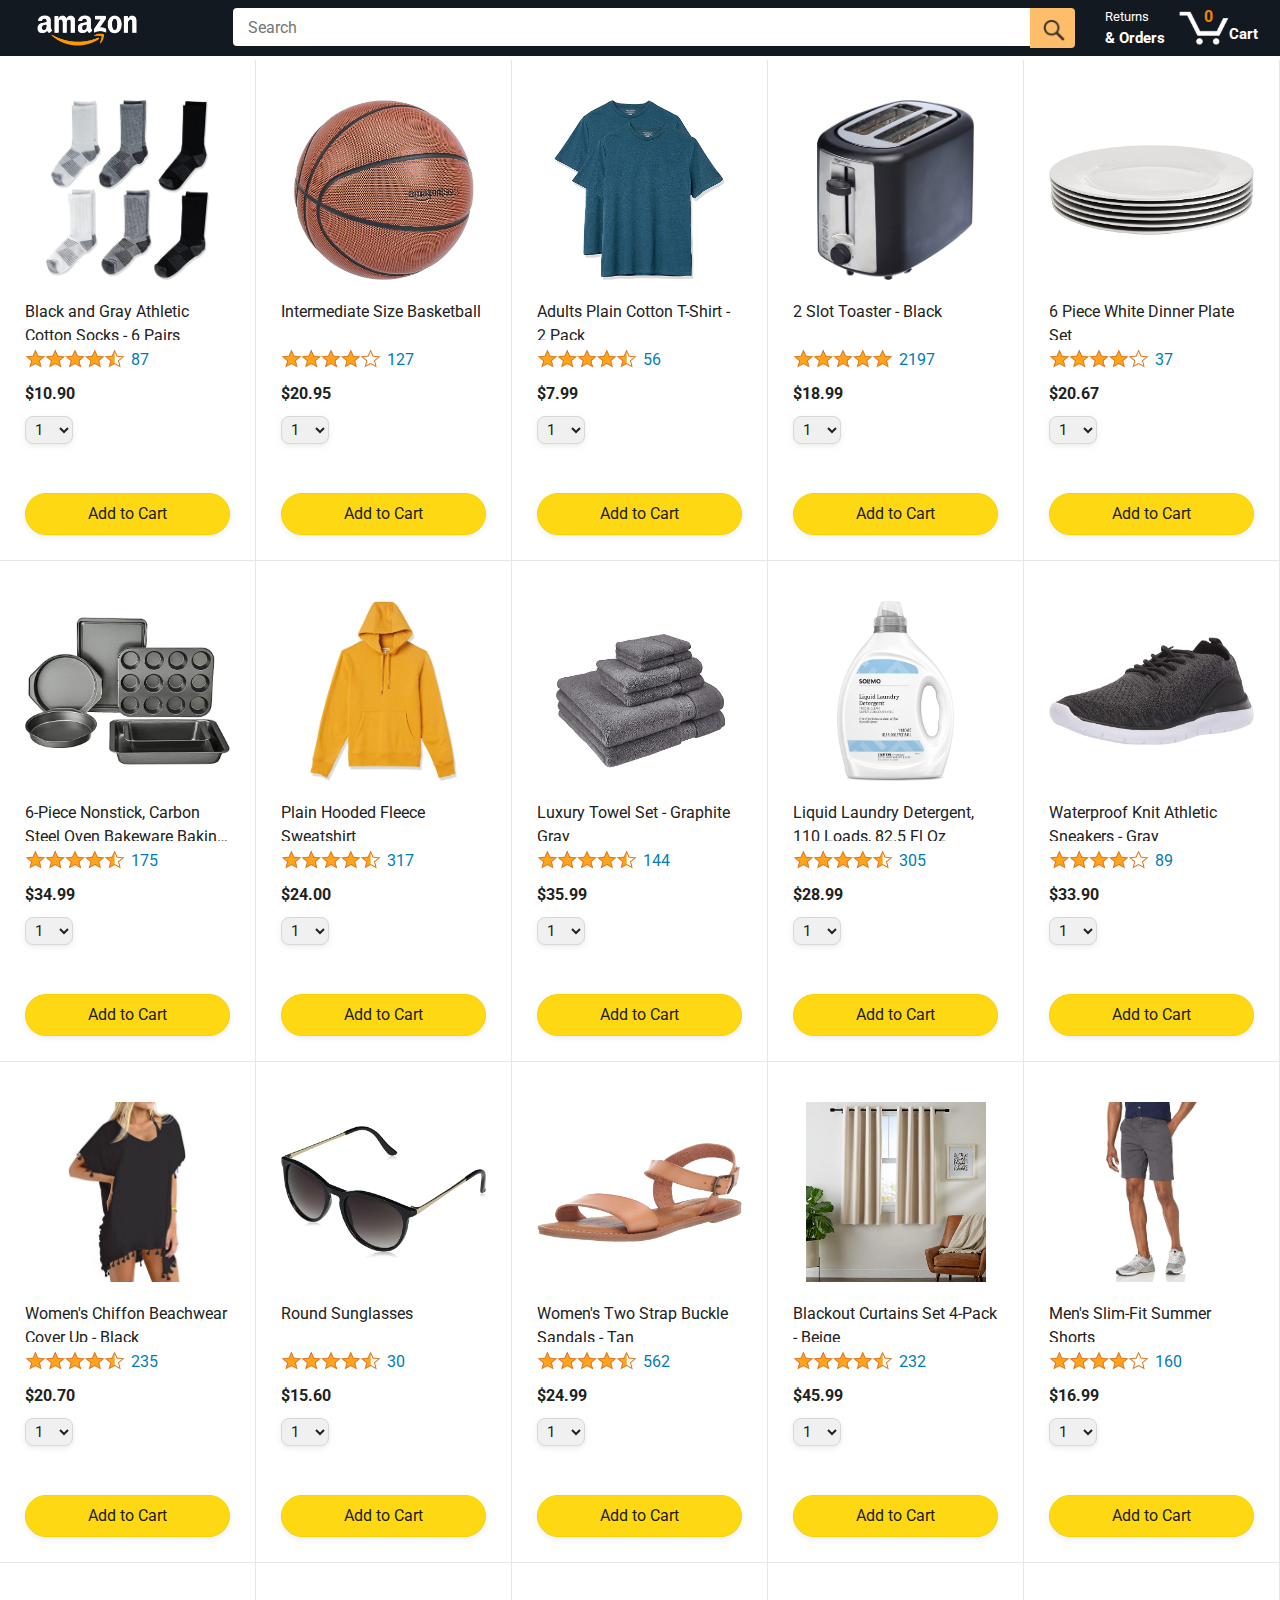
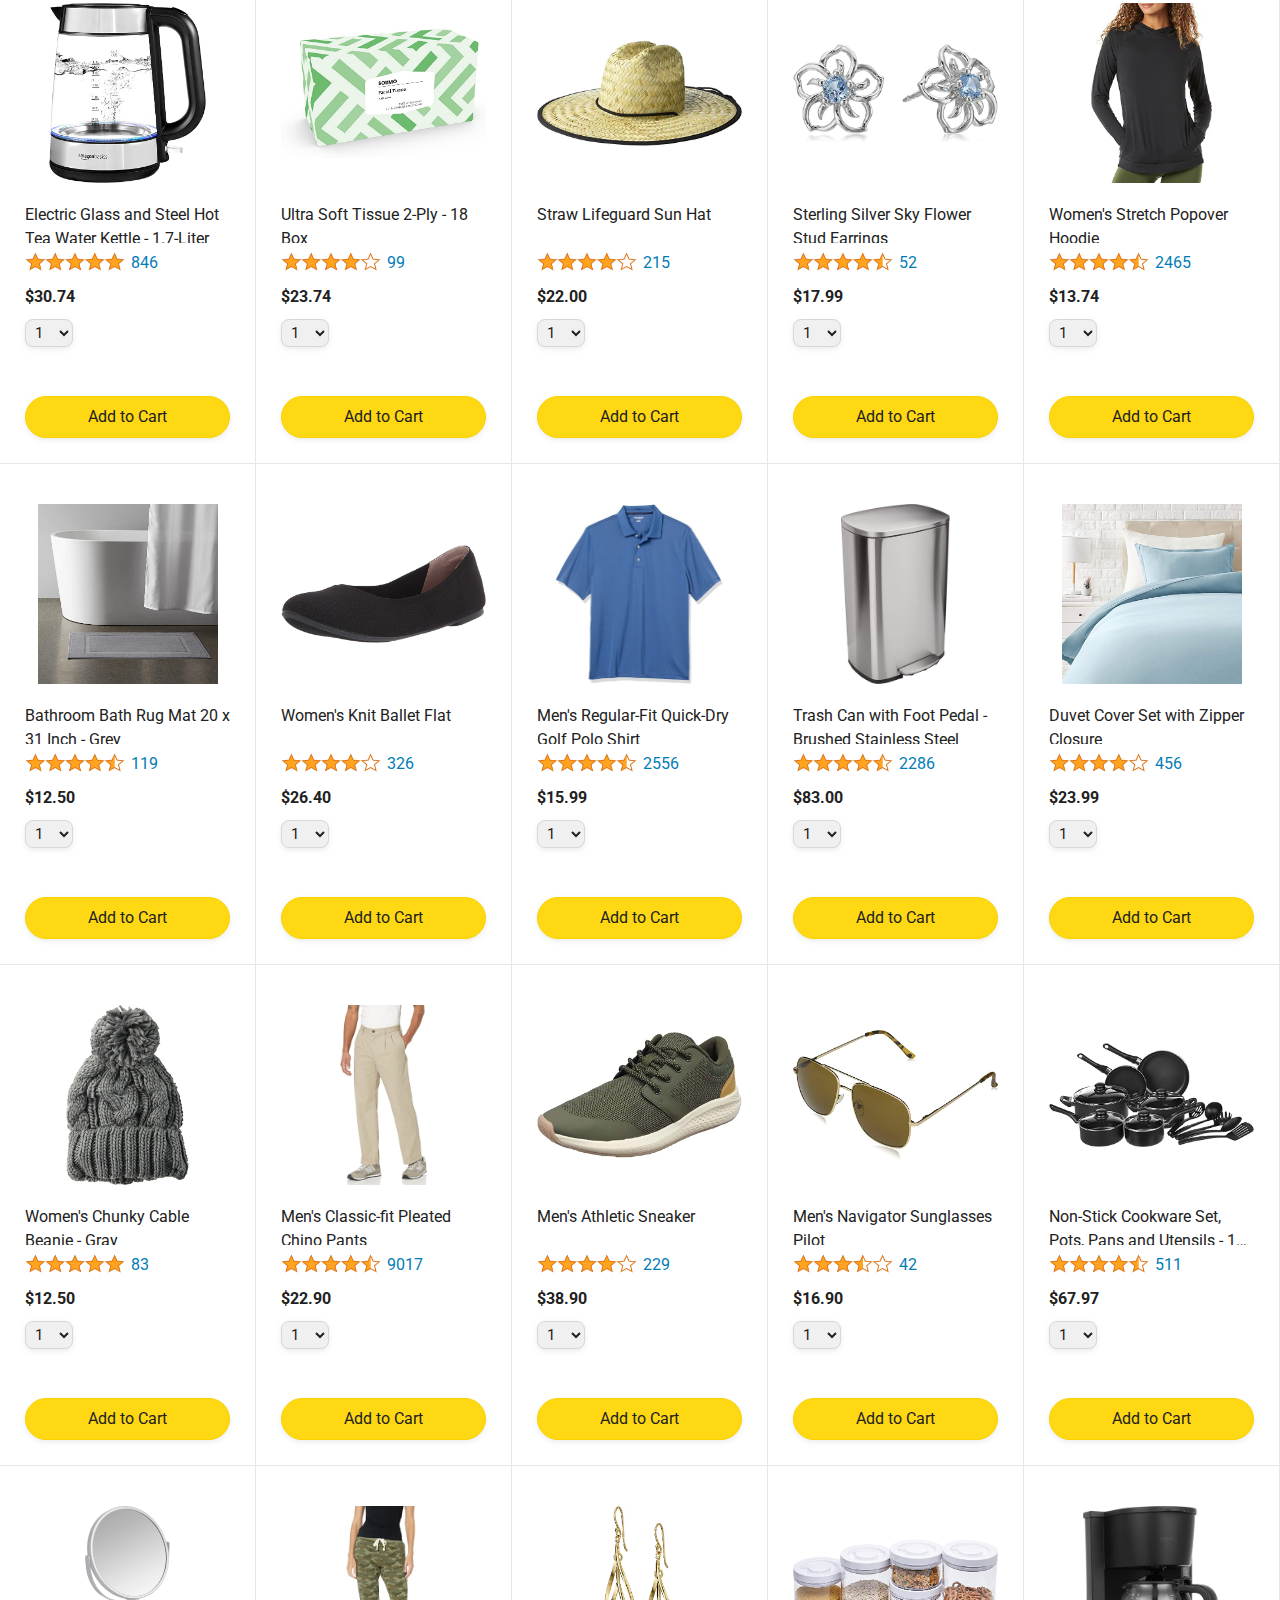
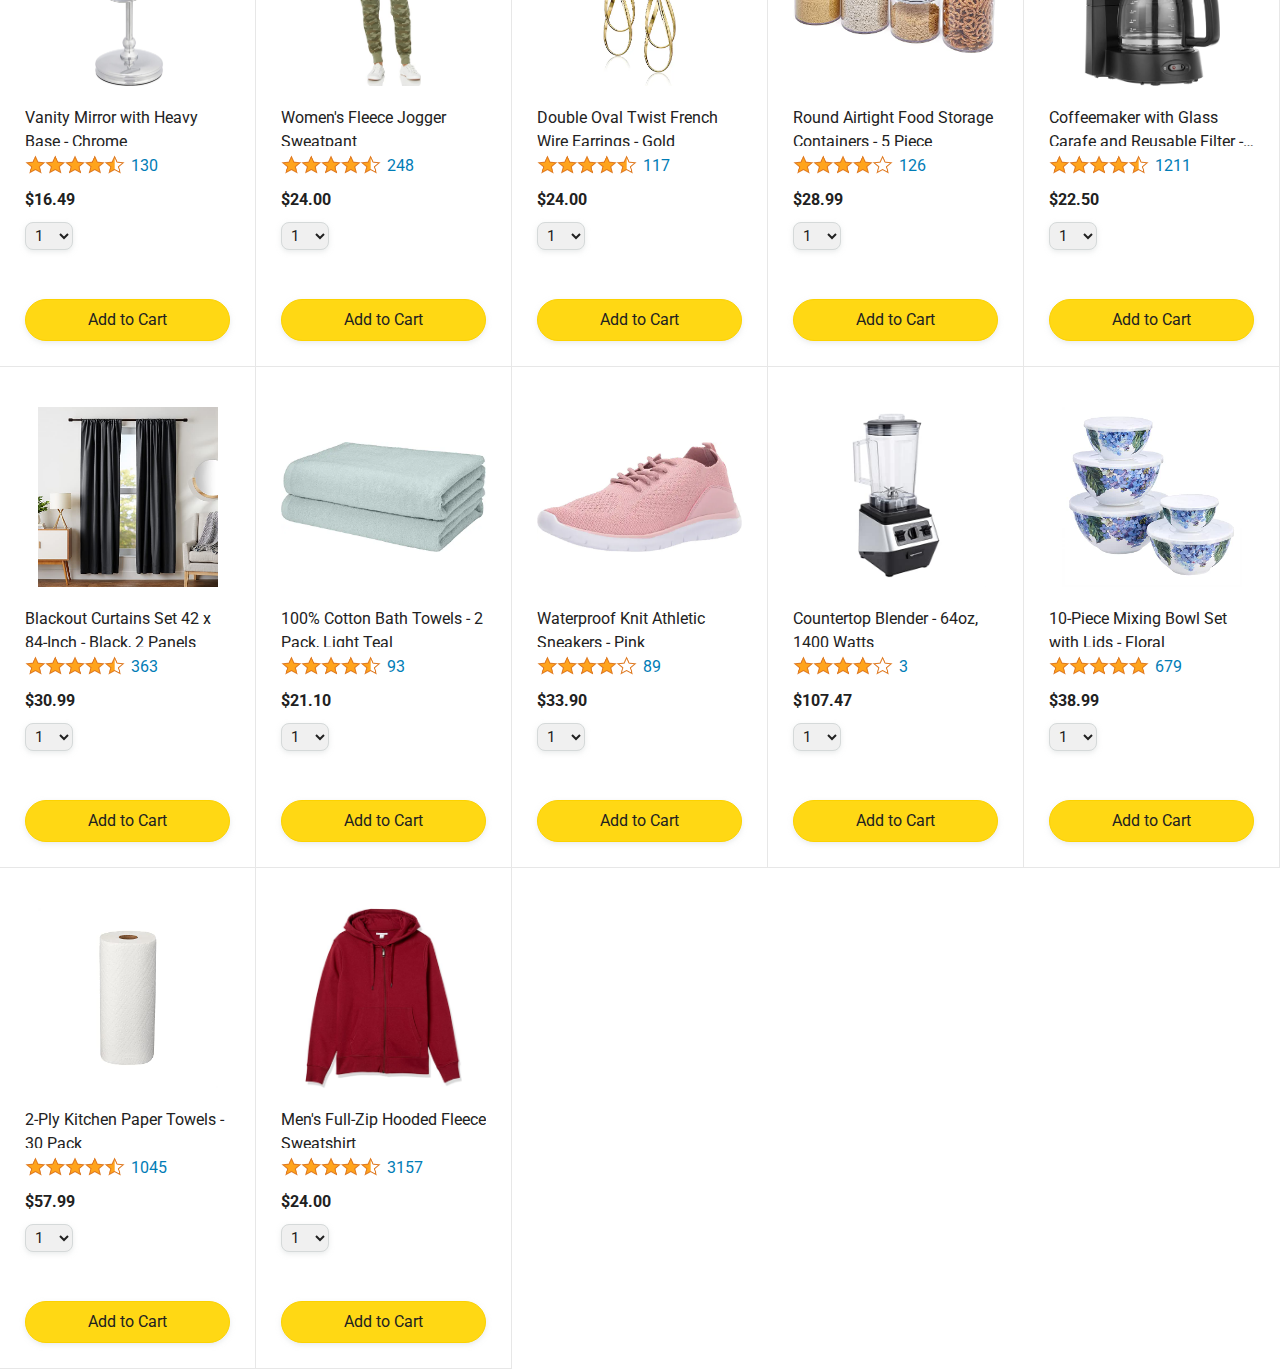
<file: index.html>
<!DOCTYPE html>
<html>
  <head>
    <title>Amazon Project</title>
    <link rel="stylesheet" href="https://cdn.jsdelivr.net/npm/bootstrap@4.4.1/dist/css/bootstrap.min.css" integrity="sha384-Vkoo8x4CGsO3+Hhxv8T/Q5PaXtkKtu6ug5TOeNV6gBiFeWPGFN9MuhOf23Q9Ifjh" crossorigin="anonymous">
    
    <meta name="viewport" content="width=device-width, initial-scale=1">

    <!-- Load a font called Roboto from Google Fonts. -->
    <link rel="preconnect" href="https://f onts.googleapis.com">
    <link rel="preconnect" href="https://fonts.gstatic.com" crossorigin>
    <link href="https://fonts.googleapis.com/css2?family=Roboto:wght@400;500;700&display=swap" rel="stylesheet">

    <!-- Here are the CSS files for this page. -->
    <link rel="stylesheet" href="styles/shared/general.css">
    <link rel="stylesheet" href="styles/shared/amazon-header.css">
    <link rel="stylesheet" href="styles/pages/amazon.css">
  </head>
  <body>
    <div class="amazon-header">
      <div class="amazon-header-left-section col-2">
        <a href="amazon.html" class="header-link">
          <img class="amazon-logo"
            src="images/amazon-logo-white.png">
          <img class="amazon-mobile-logo"
            src="images/amazon-mobile-logo-white.png">
        </a>
      </div>

      <div class="amazon-header-middle-section">
        <input class="search-bar" type="text" placeholder="Search">

        <button class="search-button">
          <img class="search-icon" src="images/icons/search-icon.png">
        </button>
      </div>

      <div class="amazon-header-right-section">
        <a class="orders-link header-link" href="orders.html">
          <span class="returns-text">Returns</span>
          <span class="orders-text">& Orders</span>
        </a>

        <a class="cart-link header-link" href="checkout.html">
          <img class="cart-icon" src="images/icons/cart-icon.png">
          <div class="cart-quantity js-cart-quantity">0</div>
          <div class="cart-text">Cart</div>
        </a>
      </div>
    </div>
    
    <div class="main">
      <div class="products-grid js-products-grid">  
      </div>
    </div>
    <script src="data/cart.js"></script>
    <script src="data/products.js"></script>
    <script src="scripts/amazon.js"></script>
    <script src="https://code.jquery.com/jquery-3.4.1.slim.min.js" integrity="sha384-J6qa4849blE2+poT4WnyKhv5vZF5SrPo0iEjwBvKU7imGFAV0wwj1yYfoRSJoZ+n" crossorigin="anonymous"></script>
<script src="https://cdn.jsdelivr.net/npm/popper.js@1.16.0/dist/umd/popper.min.js" integrity="sha384-Q6E9RHvbIyZFJoft+2mJbHaEWldlvI9IOYy5n3zV9zzTtmI3UksdQRVvoxMfooAo" crossorigin="anonymous"></script>
<script src="https://cdn.jsdelivr.net/npm/bootstrap@4.4.1/dist/js/bootstrap.min.js" integrity="sha384-wfSDF2E50Y2D1uUdj0O3uMBJnjuUD4Ih7YwaYd1iqfktj0Uod8GCExl3Og8ifwB6" crossorigin="anonymous"></script>
  </body>
</html>
</file>
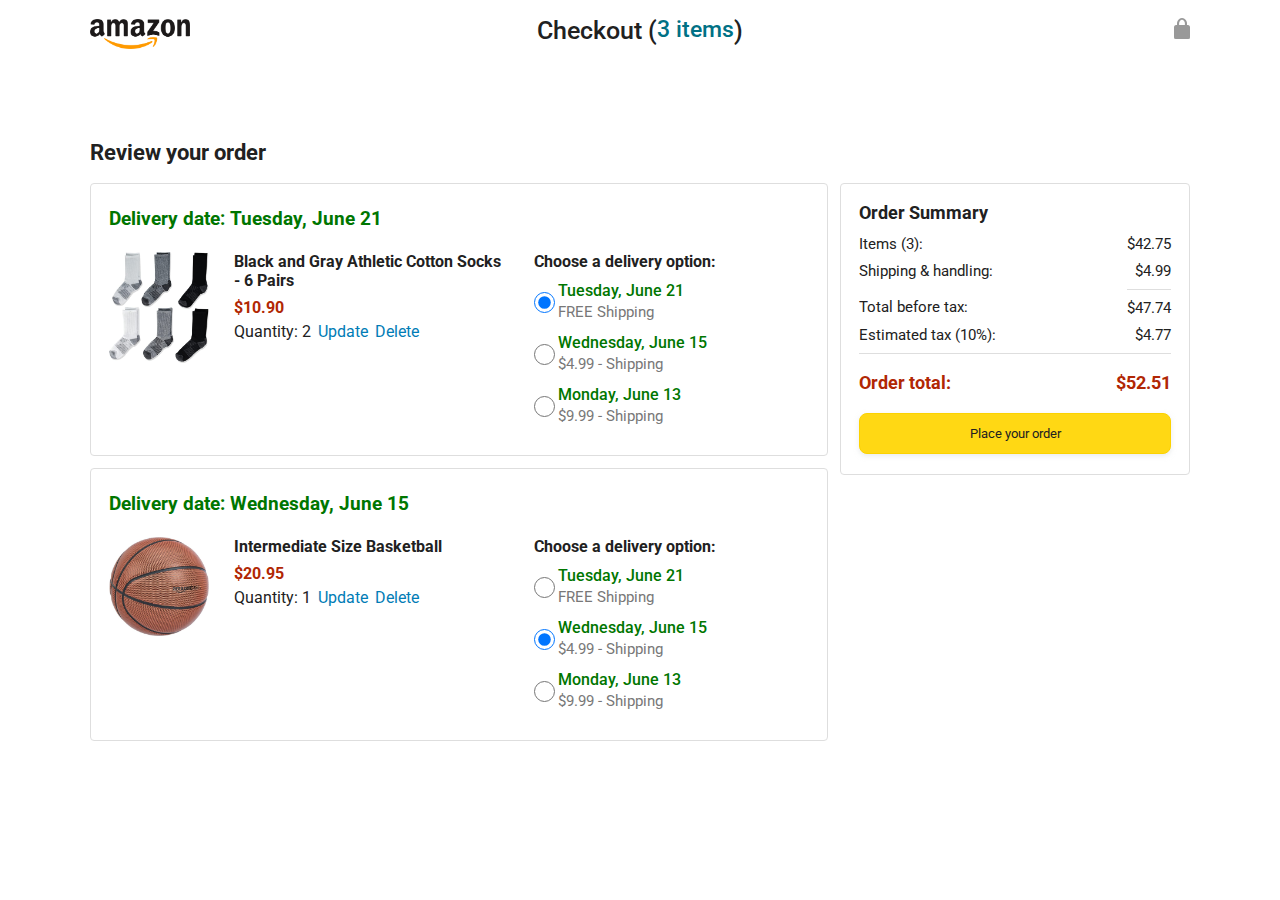
<file: checkout.html>
<!DOCTYPE html>
<html>
  <head>
    <title>Checkout</title>

  
    <meta name="viewport" content="width=device-width, initial-scale=1">

    <!-- Load a font called Roboto from Google Fonts. -->
    <link rel="preconnect" href="https://fonts.googleapis.com">
    <link rel="preconnect" href="https://fonts.gstatic.com" crossorigin>
    <link href="https://fonts.googleapis.com/css2?family=Roboto:wght@400;500;700&display=swap" rel="stylesheet">

    <!-- Here are the CSS files for this page. -->
    <link rel="stylesheet" href="styles/shared/general.css">
    <link rel="stylesheet" href="styles/pages/checkout/checkout-header.css">
    <link rel="stylesheet" href="styles/pages/checkout/checkout.css">
  </head>
  <body>
    <div class="checkout-header">
      <div class="header-content">
        <div class="checkout-header-left-section">
          <a href="amazon.html">
            <img class="amazon-logo" src="images/amazon-logo.png">
            <img class="amazon-mobile-logo" src="images/amazon-mobile-logo.png">
          </a>
        </div>

        <div class="checkout-header-middle-section">
          Checkout (<a class="return-to-home-link"
            href="amazon.html">3 items</a>)
        </div>

        <div class="checkout-header-right-section">
          <img src="images/icons/checkout-lock-icon.png">
        </div>
      </div>
    </div>

    <div class="main">
      <div class="page-title">Review your order</div>

      <div class="checkout-grid">
        <div class="order-summary">
          <div class="cart-item-container">
            <div class="delivery-date">
              Delivery date: Tuesday, June 21
            </div>

            <div class="cart-item-details-grid">
              <img class="product-image"
                src="images/products/athletic-cotton-socks-6-pairs.jpg">

              <div class="cart-item-details">
                <div class="product-name">
                  Black and Gray Athletic Cotton Socks - 6 Pairs
                </div>
                <div class="product-price">
                  $10.90
                </div>
                <div class="product-quantity">
                  <span>
                    Quantity: <span class="quantity-label">2</span>
                  </span>
                  <span class="update-quantity-link link-primary">
                    Update
                  </span>
                  <span class="delete-quantity-link link-primary">
                    Delete
                  </span>
                </div>
              </div>

              <div class="delivery-options">
                <div class="delivery-options-title">
                  Choose a delivery option:
                </div>
                <div class="delivery-option">
                  <input type="radio" checked
                    class="delivery-option-input"
                    name="delivery-option-1">
                  <div>
                    <div class="delivery-option-date">
                      Tuesday, June 21
                    </div>
                    <div class="delivery-option-price">
                      FREE Shipping
                    </div>
                  </div>
                </div>
                <div class="delivery-option">
                  <input type="radio"
                    class="delivery-option-input"
                    name="delivery-option-1">
                  <div>
                    <div class="delivery-option-date">
                      Wednesday, June 15
                    </div>
                    <div class="delivery-option-price">
                      $4.99 - Shipping
                    </div>
                  </div>
                </div>
                <div class="delivery-option">
                  <input type="radio"
                    class="delivery-option-input"
                    name="delivery-option-1">
                  <div>
                    <div class="delivery-option-date">
                      Monday, June 13
                    </div>
                    <div class="delivery-option-price">
                      $9.99 - Shipping
                    </div>
                  </div>
                </div>
              </div>
            </div>
          </div>

          <div class="cart-item-container">
            <div class="delivery-date">
              Delivery date: Wednesday, June 15
            </div>

            <div class="cart-item-details-grid">
              <img class="product-image"
                src="images/products/intermediate-composite-basketball.jpg">

              <div class="cart-item-details">
                <div class="product-name">
                  Intermediate Size Basketball
                </div>
                <div class="product-price">
                  $20.95
                </div>
                <div class="product-quantity">
                  <span>
                    Quantity: <span class="quantity-label">1</span>
                  </span>
                  <span class="update-quantity-link link-primary">
                    Update
                  </span>
                  <span class="delete-quantity-link link-primary">
                    Delete
                  </span>
                </div>
              </div>

              <div class="delivery-options">
                <div class="delivery-options-title">
                  Choose a delivery option:
                </div>

                <div class="delivery-option">
                  <input type="radio" class="delivery-option-input"
                    name="delivery-option-2">
                  <div>
                    <div class="delivery-option-date">
                      Tuesday, June 21
                    </div>
                    <div class="delivery-option-price">
                      FREE Shipping
                    </div>
                  </div>
                </div>
                <div class="delivery-option">
                  <input type="radio" checked class="delivery-option-input"
                    name="delivery-option-2">
                  <div>
                    <div class="delivery-option-date">
                      Wednesday, June 15
                    </div>
                    <div class="delivery-option-price">
                      $4.99 - Shipping
                    </div>
                  </div>
                </div>
                <div class="delivery-option">
                  <input type="radio" class="delivery-option-input"
                    name="delivery-option-2">
                  <div>
                    <div class="delivery-option-date">
                      Monday, June 13
                    </div>
                    <div class="delivery-option-price">
                      $9.99 - Shipping
                    </div>
                  </div>
                </div>
              </div>
            </div>
          </div>
        </div>

        <div class="payment-summary">
          <div class="payment-summary-title">
            Order Summary
          </div>

          <div class="payment-summary-row">
            <div>Items (3):</div>
            <div class="payment-summary-money">$42.75</div>
          </div>

          <div class="payment-summary-row">
            <div>Shipping &amp; handling:</div>
            <div class="payment-summary-money">$4.99</div>
          </div>

          <div class="payment-summary-row subtotal-row">
            <div>Total before tax:</div>
            <div class="payment-summary-money">$47.74</div>
          </div>

          <div class="payment-summary-row">
            <div>Estimated tax (10%):</div>
            <div class="payment-summary-money">$4.77</div>
          </div>

          <div class="payment-summary-row total-row">
            <div>Order total:</div>
            <div class="payment-summary-money">$52.51</div>
          </div>

          <button class="place-order-button button-primary">
            Place your order
          </button>
        </div>
      </div>
    </div>
  </body>
</html>
</file>
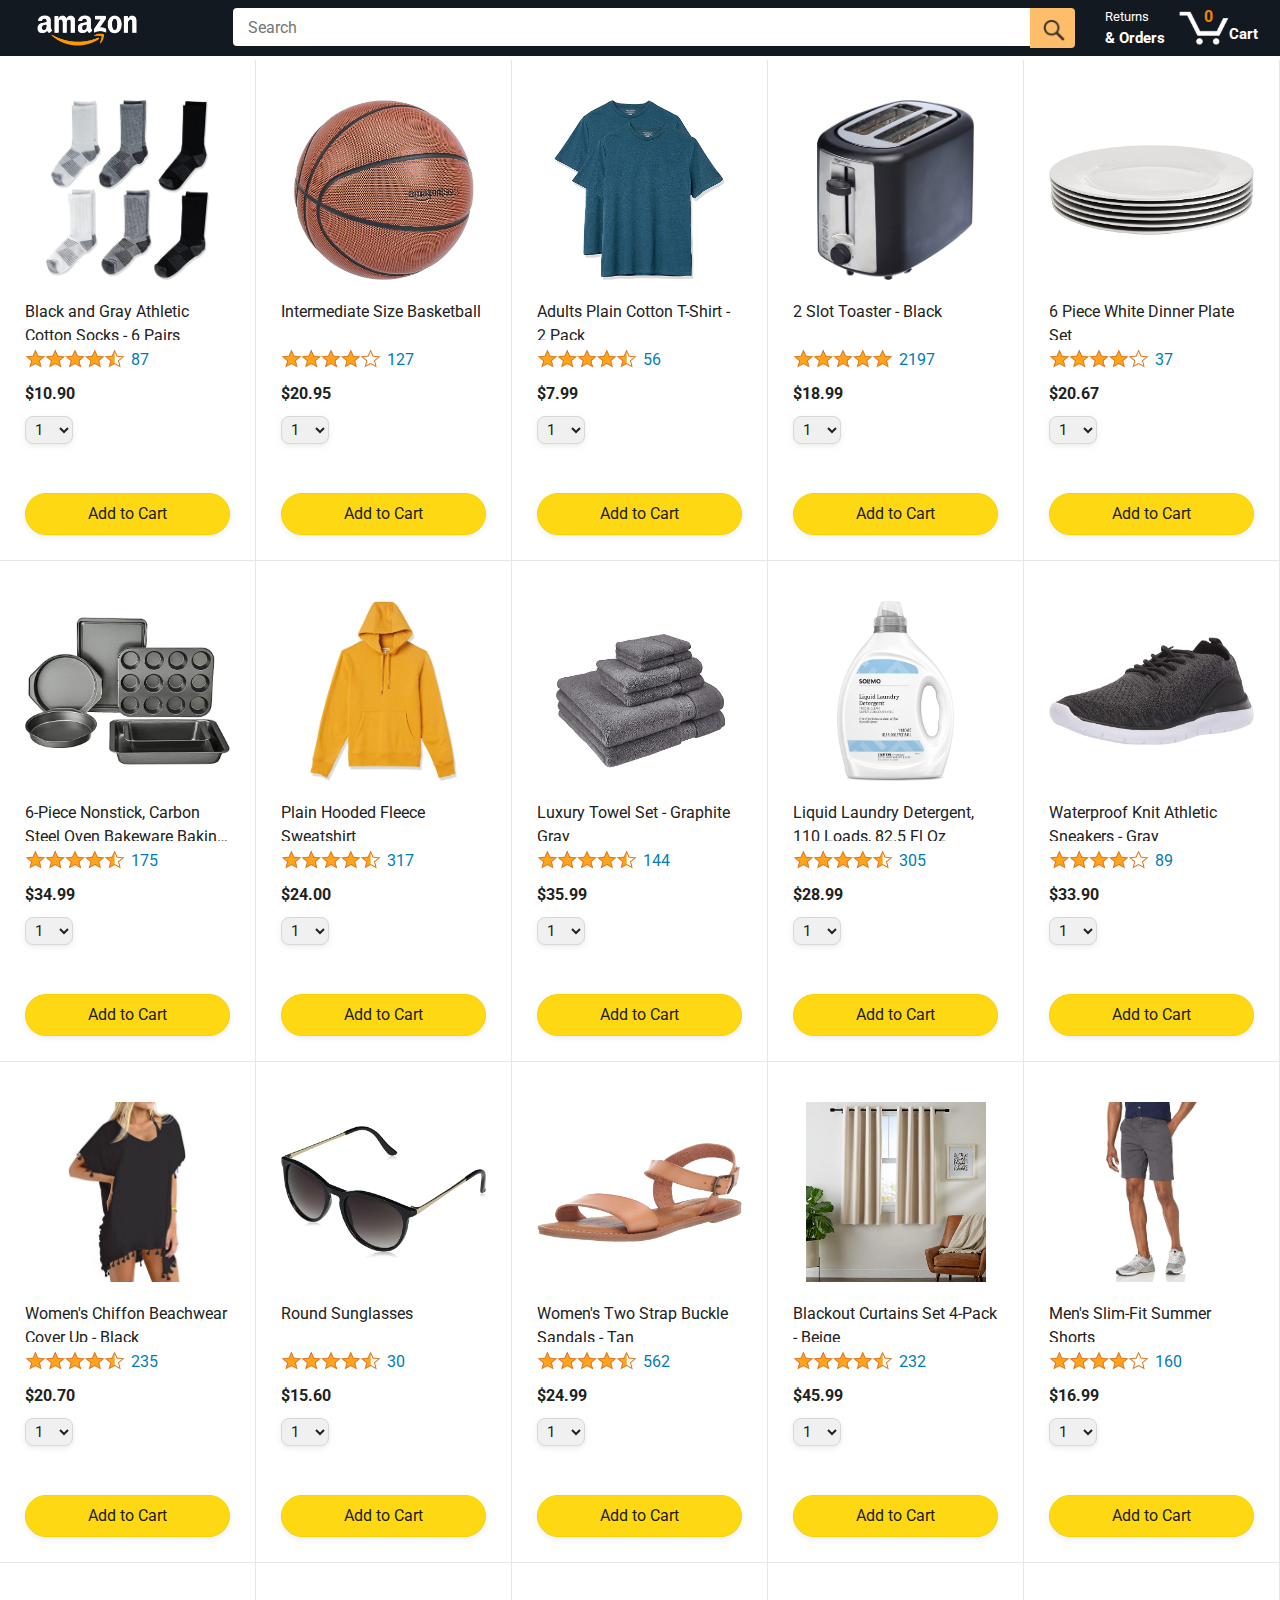
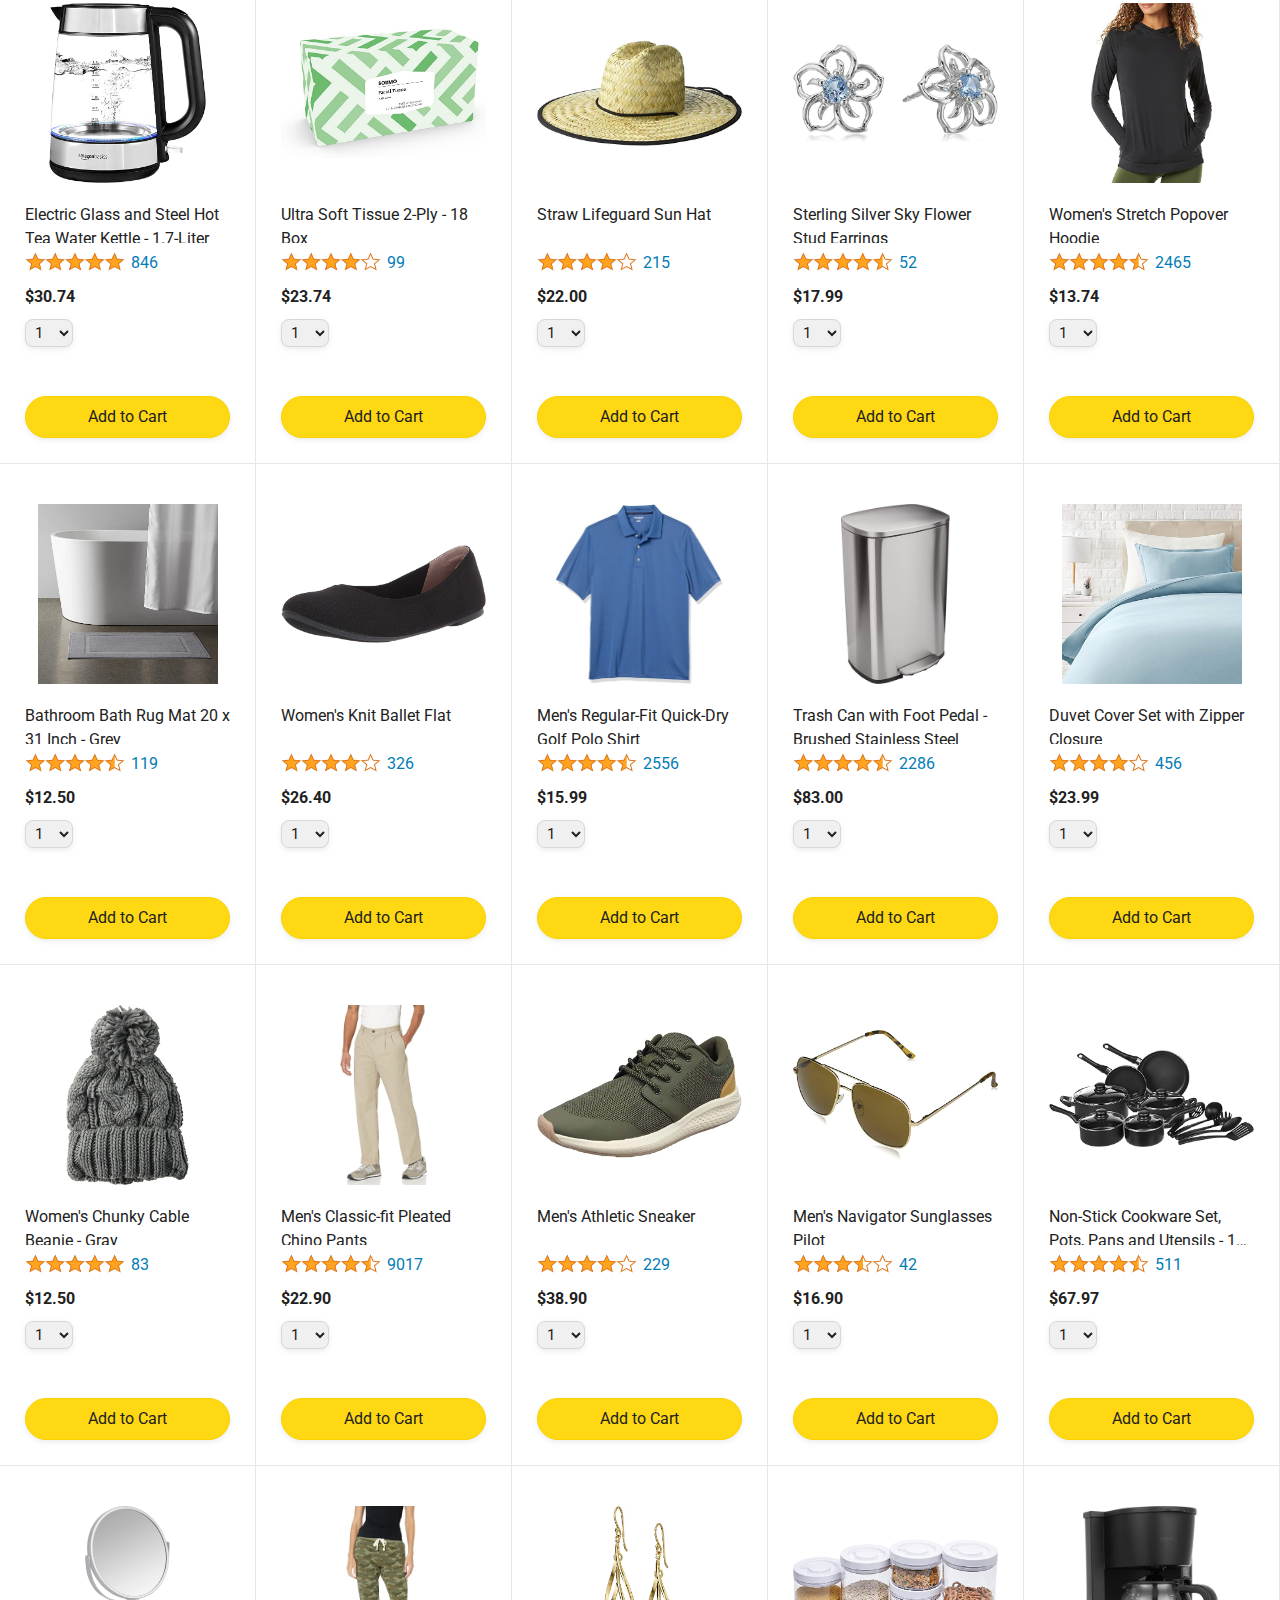
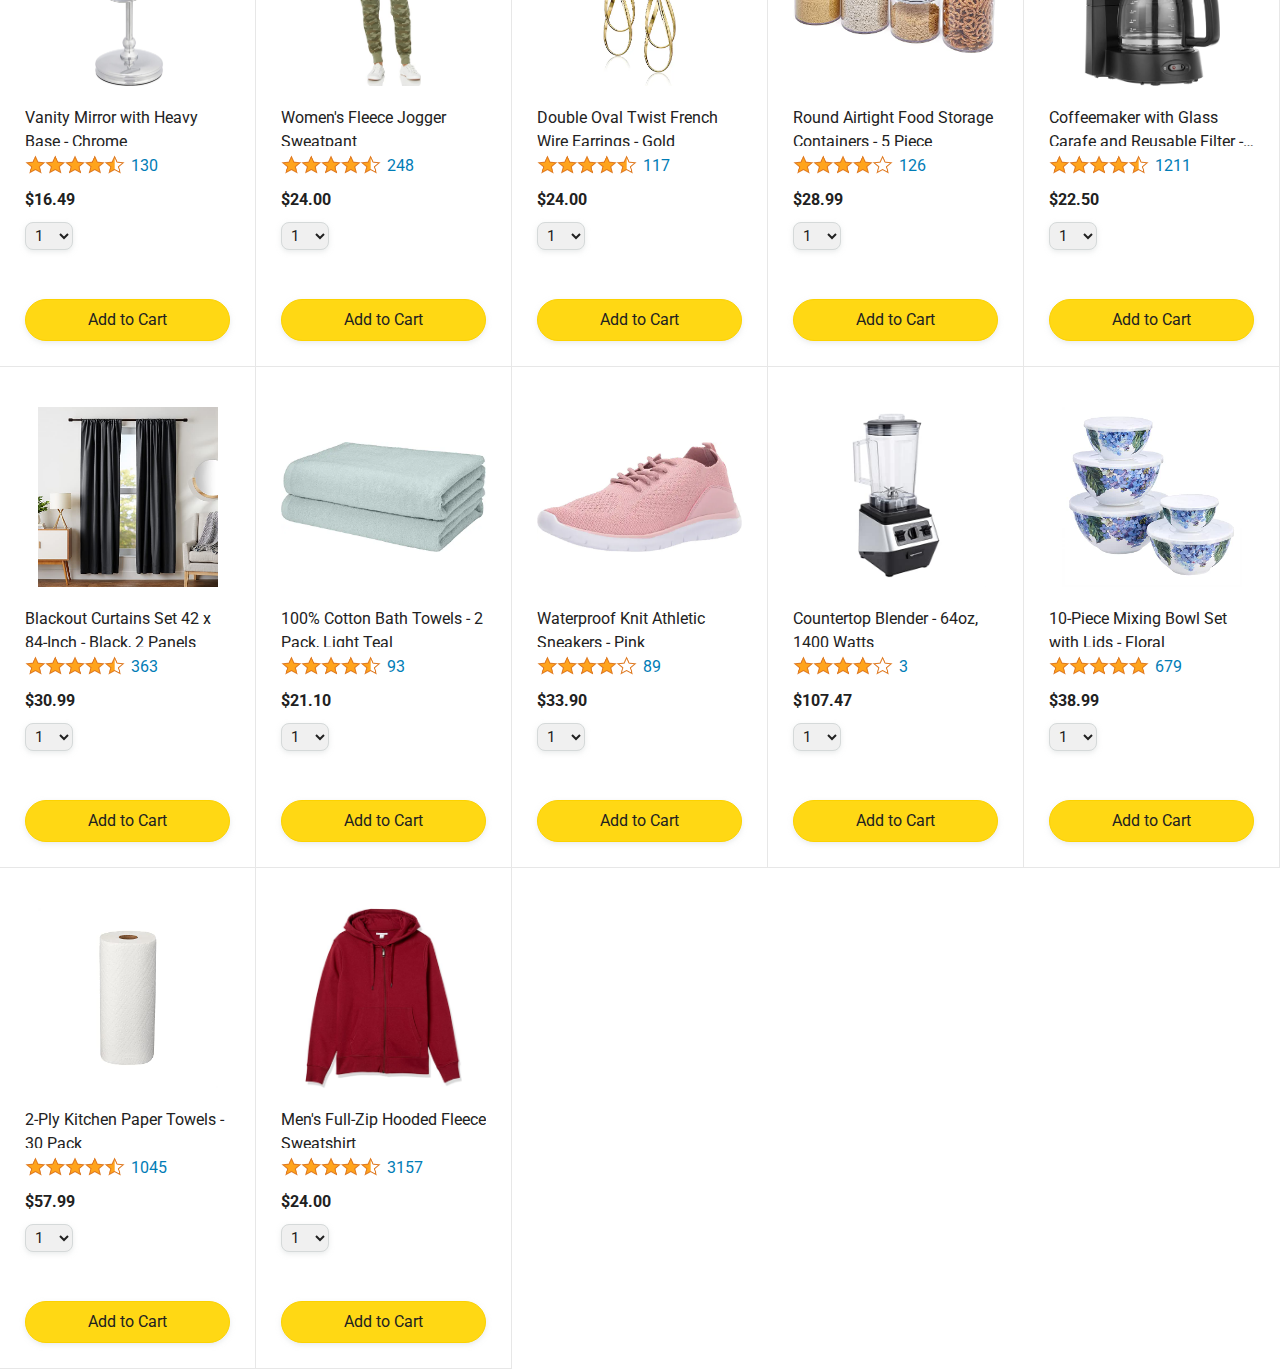
<file: index.html.html>
<!DOCTYPE html>
<html>
  <head>
    <title>Amazon Project</title>
    <link rel="stylesheet" href="https://cdn.jsdelivr.net/npm/bootstrap@4.4.1/dist/css/bootstrap.min.css" integrity="sha384-Vkoo8x4CGsO3+Hhxv8T/Q5PaXtkKtu6ug5TOeNV6gBiFeWPGFN9MuhOf23Q9Ifjh" crossorigin="anonymous">
    <!-- This code is needed for responsive design to work.
      (Responsive design = make the website look good on
      smaller screen sizes like a phone or a tablet). -->
    <meta name="viewport" content="width=device-width, initial-scale=1">

    <!-- Load a font called Roboto from Google Fonts. -->
    <link rel="preconnect" href="https://f onts.googleapis.com">
    <link rel="preconnect" href="https://fonts.gstatic.com" crossorigin>
    <link href="https://fonts.googleapis.com/css2?family=Roboto:wght@400;500;700&display=swap" rel="stylesheet">

    <!-- Here are the CSS files for this page. -->
    <link rel="stylesheet" href="styles/shared/general.css">
    <link rel="stylesheet" href="styles/shared/amazon-header.css">
    <link rel="stylesheet" href="styles/pages/amazon.css">
  </head>
  <body>
    <div class="amazon-header">
      <div class="amazon-header-left-section col-2">
        <a href="amazon.html" class="header-link">
          <img class="amazon-logo"
            src="images/amazon-logo-white.png">
          <img class="amazon-mobile-logo"
            src="images/amazon-mobile-logo-white.png">
        </a>
      </div>

      <div class="amazon-header-middle-section">
        <input class="search-bar" type="text" placeholder="Search">

        <button class="search-button">
          <img class="search-icon" src="images/icons/search-icon.png">
        </button>
      </div>

      <div class="amazon-header-right-section">
        <a class="orders-link header-link" href="orders.html">
          <span class="returns-text">Returns</span>
          <span class="orders-text">& Orders</span>
        </a>

        <a class="cart-link header-link" href="checkout.html">
          <img class="cart-icon" src="images/icons/cart-icon.png">
          <div class="cart-quantity js-cart-quantity">0</div>
          <div class="cart-text">Cart</div>
        </a>
      </div>
    </div>
    
    <div class="main">
      <div class="products-grid js-products-grid">  
      </div>
    </div>
    <script src="data/cart.js"></script>
    <script src="data/products.js"></script>
    <script src="scripts/amazon.js"></script>
    <script src="https://code.jquery.com/jquery-3.4.1.slim.min.js" integrity="sha384-J6qa4849blE2+poT4WnyKhv5vZF5SrPo0iEjwBvKU7imGFAV0wwj1yYfoRSJoZ+n" crossorigin="anonymous"></script>
<script src="https://cdn.jsdelivr.net/npm/popper.js@1.16.0/dist/umd/popper.min.js" integrity="sha384-Q6E9RHvbIyZFJoft+2mJbHaEWldlvI9IOYy5n3zV9zzTtmI3UksdQRVvoxMfooAo" crossorigin="anonymous"></script>
<script src="https://cdn.jsdelivr.net/npm/bootstrap@4.4.1/dist/js/bootstrap.min.js" integrity="sha384-wfSDF2E50Y2D1uUdj0O3uMBJnjuUD4Ih7YwaYd1iqfktj0Uod8GCExl3Og8ifwB6" crossorigin="anonymous"></script>
  </body>
</html>
</file>
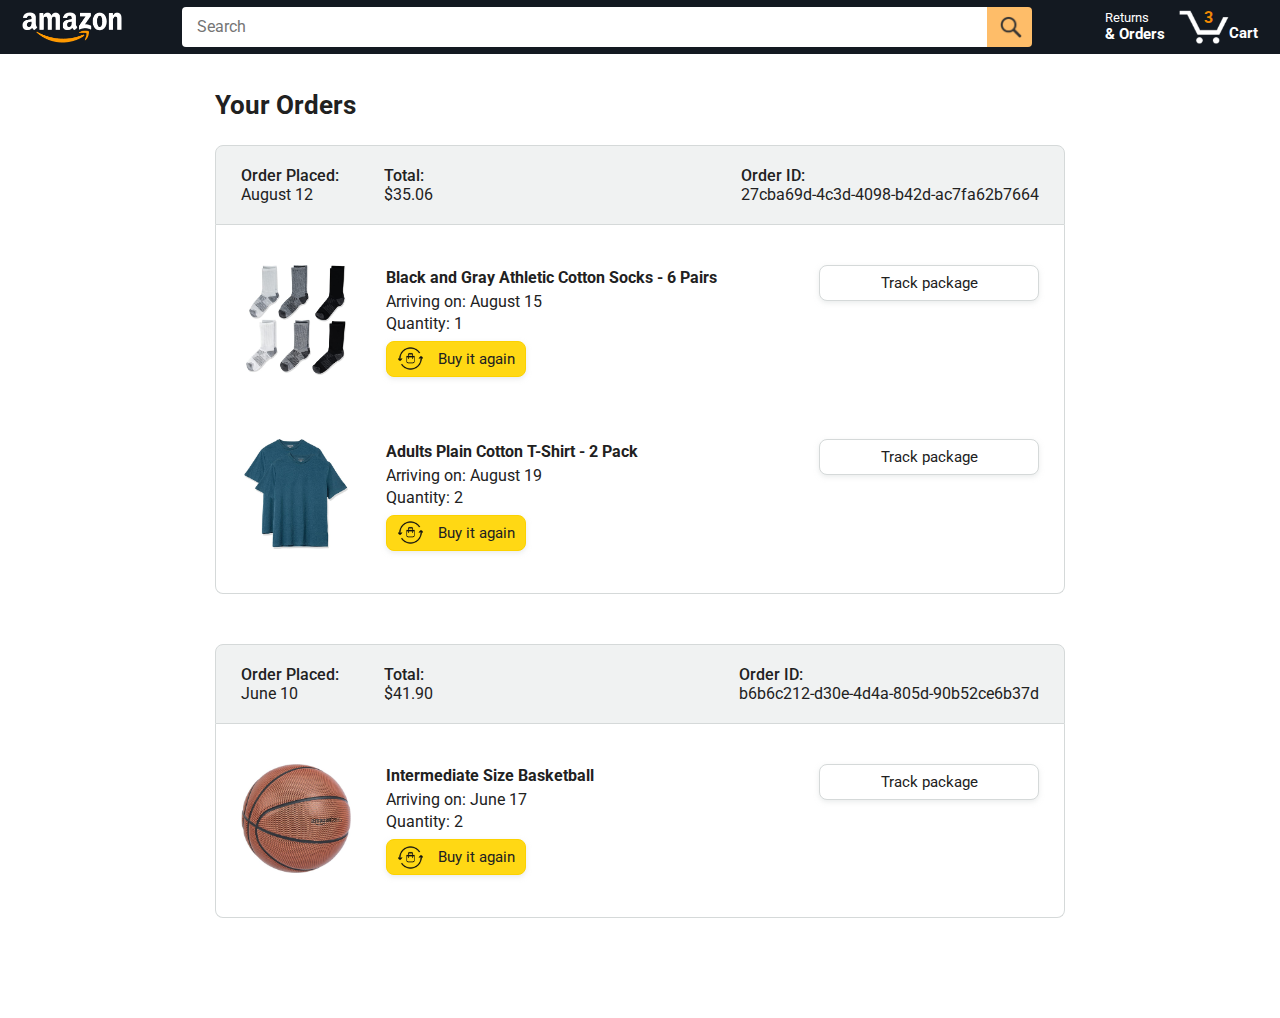
<file: orders.html>
<!DOCTYPE html>
<html>
  <head>
    <title>Orders</title>

   
    <meta name="viewport" content="width=device-width, initial-scale=1">

    <!-- Load a font called Roboto from Google Fonts. -->
    <link rel="preconnect" href="https://fonts.googleapis.com">
    <link rel="preconnect" href="https://fonts.gstatic.com" crossorigin>
    <link href="https://fonts.googleapis.com/css2?family=Roboto:wght@400;500;700&display=swap" rel="stylesheet">

    <!-- Here are the CSS files for this page. -->
    <link rel="stylesheet" href="styles/shared/general.css">
    <link rel="stylesheet" href="styles/shared/amazon-header.css">
    <link rel="stylesheet" href="styles/pages/orders.css">
  </head>
  <body>
    <div class="amazon-header">
      <div class="amazon-header-left-section">
        <a href="amazon.html" class="header-link">
          <img class="amazon-logo"
            src="images/amazon-logo-white.png">
          <img class="amazon-mobile-logo"
            src="images/amazon-mobile-logo-white.png">
        </a>
      </div>

      <div class="amazon-header-middle-section">
        <input class="search-bar" type="text" placeholder="Search">

        <button class="search-button">
          <img class="search-icon" src="images/icons/search-icon.png">
        </button>
      </div>

      <div class="amazon-header-right-section">
        <a class="orders-link header-link" href="orders.html">
          <span class="returns-text">Returns</span>
          <span class="orders-text">& Orders</span>
        </a>

        <a class="cart-link header-link" href="checkout.html">
          <img class="cart-icon" src="images/icons/cart-icon.png">
          <div class="cart-quantity">3</div>
          <div class="cart-text">Cart</div>
        </a>
      </div>
    </div>

    <div class="main">
      <div class="page-title">Your Orders</div>

      <div class="orders-grid">
        <div class="order-container">
          
          <div class="order-header">
            <div class="order-header-left-section">
              <div class="order-date">
                <div class="order-header-label">Order Placed:</div>
                <div>August 12</div>
              </div>
              <div class="order-total">
                <div class="order-header-label">Total:</div>
                <div>$35.06</div>
              </div>
            </div>

            <div class="order-header-right-section">
              <div class="order-header-label">Order ID:</div>
              <div>27cba69d-4c3d-4098-b42d-ac7fa62b7664</div>
            </div>
          </div>

          <div class="order-details-grid">
            <div class="product-image-container">
              <img src="images/products/athletic-cotton-socks-6-pairs.jpg">
            </div>

            <div class="product-details">
              <div class="product-name">
                Black and Gray Athletic Cotton Socks - 6 Pairs
              </div>
              <div class="product-delivery-date">
                Arriving on: August 15
              </div>
              <div class="product-quantity">
                Quantity: 1
              </div>
              <button class="buy-again-button button-primary">
                <img class="buy-again-icon" src="images/icons/buy-again.png">
                <span class="buy-again-message">Buy it again</span>
              </button>
            </div>

            <div class="product-actions">
              <a href="tracking.html">
                <button class="track-package-button button-secondary">
                  Track package
                </button>
              </a>
            </div>

            <div class="product-image-container">
              <img src="images/products/adults-plain-cotton-tshirt-2-pack-teal.jpg">
            </div>

            <div class="product-details">
              <div class="product-name">
                Adults Plain Cotton T-Shirt - 2 Pack
              </div>
              <div class="product-delivery-date">
                Arriving on: August 19
              </div>
              <div class="product-quantity">
                Quantity: 2
              </div>
              <button class="buy-again-button button-primary">
                <img class="buy-again-icon" src="images/icons/buy-again.png">
                <span class="buy-again-message">Buy it again</span>
              </button>
            </div>

            <div class="product-actions">
              <a href="tracking.html">
                <button class="track-package-button button-secondary">
                  Track package
                </button>
              </a>
            </div>
          </div>
        </div>

        <div class="order-container">

          <div class="order-header">
            <div class="order-header-left-section">
              <div class="order-date">
                <div class="order-header-label">Order Placed:</div>
                <div>June 10</div>
              </div>
              <div class="order-total">
                <div class="order-header-label">Total:</div>
                <div>$41.90</div>
              </div>
            </div>

            <div class="order-header-right-section">
              <div class="order-header-label">Order ID:</div>
              <div>b6b6c212-d30e-4d4a-805d-90b52ce6b37d</div>
            </div>
          </div>

          <div class="order-details-grid">
            <div class="product-image-container">
              <img src="images/products/intermediate-composite-basketball.jpg">
            </div>

            <div class="product-details">
              <div class="product-name">
                Intermediate Size Basketball
              </div>
              <div class="product-delivery-date">
                Arriving on: June 17
              </div>
              <div class="product-quantity">
                Quantity: 2
              </div>
              <button class="buy-again-button button-primary">
                <img class="buy-again-icon" src="images/icons/buy-again.png">
                <span class="buy-again-message">Buy it again</span>
              </button>
            </div>

            <div class="product-actions">
              <a href="tracking.html">
                <button class="track-package-button button-secondary">
                  Track package
                </button>
              </a>
            </div>
          </div>
        </div>
      </div>
    </div>
  </body>
</html>
</file>
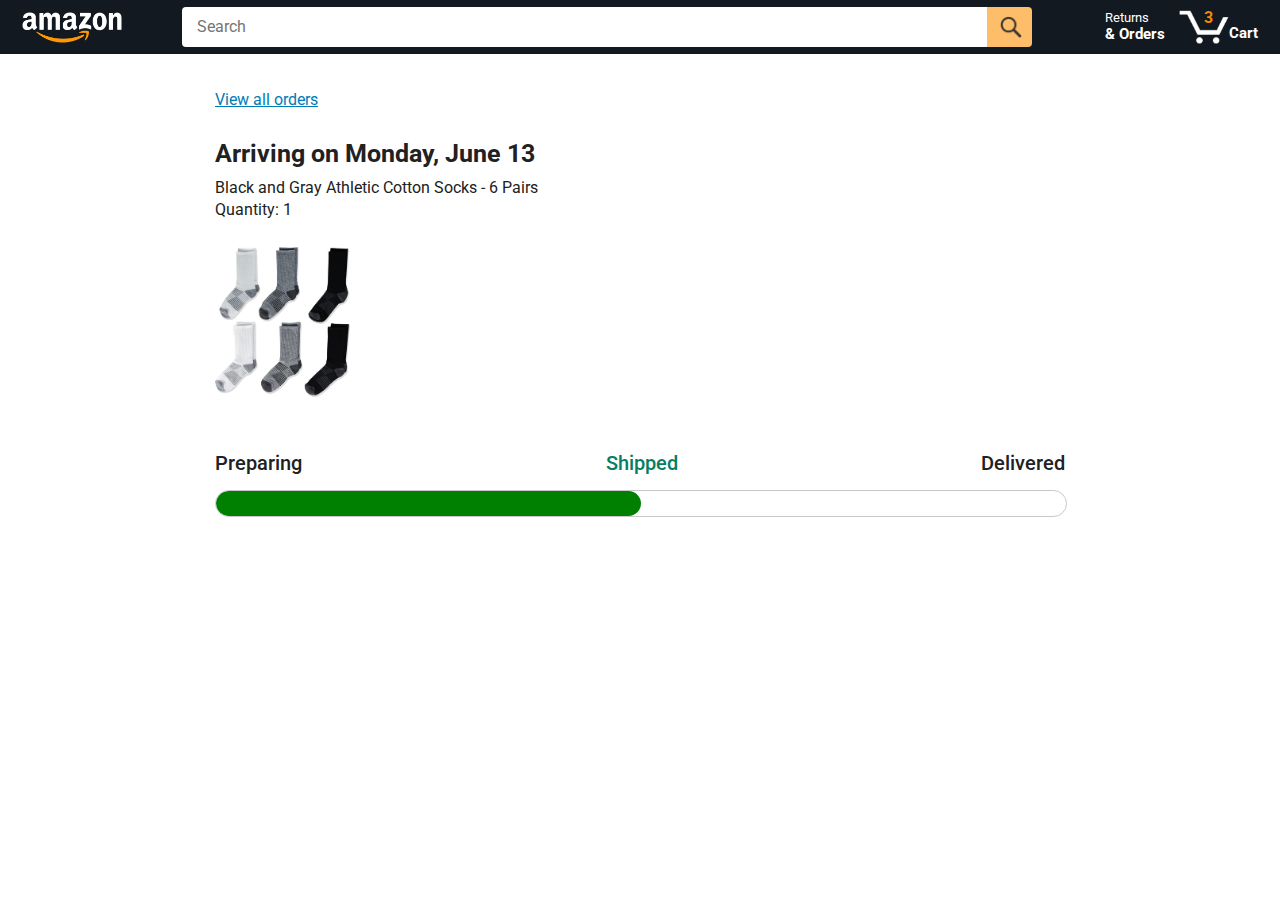
<file: tracking.html>
<!DOCTYPE html>
<html>
  <head>
    <title>Tracking</title>

   
    <meta name="viewport" content="width=device-width, initial-scale=1">

    <!-- Load a font called Roboto from Google Fonts. -->
    <link rel="preconnect" href="https://fonts.googleapis.com">
    <link rel="preconnect" href="https://fonts.gstatic.com" crossorigin>
    <link href="https://fonts.googleapis.com/css2?family=Roboto:wght@400;500;700&display=swap" rel="stylesheet">

    <!-- Here are the CSS files for this page. -->
    <link rel="stylesheet" href="styles/shared/general.css">
    <link rel="stylesheet" href="styles/shared/amazon-header.css">
    <link rel="stylesheet" href="styles/pages/tracking.css">
  </head>
  <body>
    <div class="amazon-header">
      <div class="amazon-header-left-section">
        <a href="amazon.html" class="header-link">
          <img class="amazon-logo"
            src="images/amazon-logo-white.png">
          <img class="amazon-mobile-logo"
            src="images/amazon-mobile-logo-white.png">
        </a>
      </div>

      <div class="amazon-header-middle-section">
        <input class="search-bar" type="text" placeholder="Search">

        <button class="search-button">
          <img class="search-icon" src="images/icons/search-icon.png">
        </button>
      </div>

      <div class="amazon-header-right-section">
        <a class="orders-link header-link" href="orders.html">
          <span class="returns-text">Returns</span>
          <span class="orders-text">& Orders</span>
        </a>

        <a class="cart-link header-link" href="checkout.html">
          <img class="cart-icon" src="images/icons/cart-icon.png">
          <div class="cart-quantity">3</div>
          <div class="cart-text">Cart</div>
        </a>
      </div>
    </div>

    <div class="main">
      <div class="order-tracking">
        <a class="back-to-orders-link link-primary" href="orders.html">
          View all orders
        </a>

        <div class="delivery-date">
          Arriving on Monday, June 13
        </div>

        <div class="product-info">
          Black and Gray Athletic Cotton Socks - 6 Pairs
        </div>

        <div class="product-info">
          Quantity: 1
        </div>

        <img class="product-image" src="images/products/athletic-cotton-socks-6-pairs.jpg">

        <div class="progress-labels-container">
          <div class="progress-label">
            Preparing
          </div>
          <div class="progress-label current-status">
            Shipped
          </div>
          <div class="progress-label">
            Delivered
          </div>
        </div>

        <div class="progress-bar-container">
          <div class="progress-bar"></div>
        </div>
      </div>
    </div>
  </body>
</html>
</file>
<file: styles/shared/general.css>
body {
  font-family: Roboto, Arial;
  color: rgb(33, 33, 33);
  /* The <body> element has a default margin of 8px
     on all sides. This removes the default margins. */
  margin: 0;
}

/* <p> elements have a default margin on the top
   and bottom. This removes the default margins. */
p {
  margin: 0;
}

button {
  cursor: pointer;
}

select {
  cursor: pointer;
}

input, select, button {
  font-family: Roboto, Arial;
}

.button-primary {
  color: rgb(33, 33, 33);
  background-color: rgb(255, 216, 20);
  border: 1px solid rgb(252, 210, 0);
  border-radius: 8px;
  cursor: pointer;
  box-shadow: 0 2px 5px rgba(213, 217, 217, 0.5);
}

.button-primary:hover {
  background-color: rgb(247, 202, 0);
  border: 1px solid rgb(242, 194, 0);
}

.button-primary:active {
  background: rgb(255, 216, 20);
  border-color: rgb(252, 210, 0);
  box-shadow: none;
}

.button-secondary {
  color: rgb(33, 33, 33);
  background: white;
  border: 1px solid rgb(213, 217, 217);
  border-radius: 8px;
  cursor: pointer;
  box-shadow: 0 2px 5px rgba(213, 217, 217, 0.5);
}

.button-secondary:hover {
  background-color: rgb(247, 250, 250);
}

.button-secondary:active {
  background-color: rgb(237, 253, 255);
  box-shadow: none;
}

/* These styles will limit text to 2 lines. Anything
   beyond 2 lines will be replaced with "..."
   You can find this code by using an A.I. tool or by
   searching in Google.
   https://css-tricks.com/almanac/properties/l/line-clamp/ */
.limit-text-to-2-lines {
  display: -webkit-box;
  -webkit-line-clamp: 2;
  -webkit-box-orient: vertical;
  overflow: hidden;
}

.link-primary {
  color: rgb(1, 124, 182);
  cursor: pointer;
}

.link-primary:hover {
  color: rgb(196, 80, 0);
}

/* Styles for dropdown selectors. */
select {
  color: rgb(33, 33, 33);
  background-color: rgb(240, 240, 240);
  border: 1px solid rgb(213, 217, 217);
  border-radius: 8px;
  padding: 3px 5px;
  font-size: 15px;
  cursor: pointer;
  box-shadow: 0 2px 5px rgba(213, 217, 217, 0.5);
}

select:focus,
input:focus {
  outline: 2px solid rgb(255, 153, 0);
}
</file>
<file: styles/shared/amazon-header.css>
.amazon-header {
  background-color: rgb(19, 25, 33);
  color: white;
  padding-left: 15px;
  padding-right: 15px;

  display: flex;
  align-items: center;
  justify-content: space-between;

  position: fixed;
  top: 0;
  left: 0;
  right: 0;
}

/* .amazon-header-left-section {
  width: 180px;
}

@media (max-width: 800px) {
  .amazon-header-left-section {
    width: unset;
  }
} */

.header-link {
  display: inline-block;
  padding: 6px;
  border-radius: 2px;
  cursor: pointer;
  text-decoration: none;
  border: 1px solid rgba(0, 0, 0, 0);
}

.header-link:hover {
  border: 1px solid white;
}

.amazon-logo {
  width: 100px;
  margin-top: 5px;
}

.amazon-mobile-logo {
  display: none;
}

@media (max-width: 575px) {
  .amazon-logo {
    display: none;
  }

  .amazon-mobile-logo {
    display: block;
    height: 35px;
    margin-top: 5px;
  }
}

.amazon-header-middle-section {
  flex: 1;
  max-width: 850px;
  margin-left: 10px;
  margin-right: 10px;
  display: flex;
}

.search-bar {
  flex: 1;
  width: 0;
  font-size: 16px;
  height: 38px;
  padding-left: 15px;
  border: none;
  border-top-left-radius: 4px;
  border-bottom-left-radius: 4px;
  border-top-right-radius: 0;
  border-bottom-right-radius: 0;
}

.search-button {
  background-color: rgb(254, 189, 105);
  border: none;
  width: 45px;
  height: 40px;
  border-top-right-radius: 4px;
  border-bottom-right-radius: 4px;
  flex-shrink: 0;
}

.search-icon {
  height: 22px;
  margin-left: 2px;
  margin-top: 3px;
}

.amazon-header-right-section {
  width: 180px;
  flex-shrink: 0;
  display: flex;
  justify-content: end;
}

.orders-link {
  color: white;
}

.returns-text {
  display: block;
  font-size: 13px;
}

.orders-text {
  display: block;
  font-size: 15px;
  font-weight: 700;
}

.cart-link {
  color: white;
  display: flex;
  align-items: center;
  position: relative;
}

.cart-icon {
  width: 50px;
}

.cart-text {
  margin-top: 12px;
  font-size: 15px;
  font-weight: 700;
}

.cart-quantity {
  color: rgb(240, 136, 4);
  font-size: 16px;
  font-weight: 700;

  position: absolute;
  top: 4px;
  left: 22px;
  
  width: 26px;
  text-align: center;
}
</file>
<file: styles/pages/amazon.css>
.main {
  margin-top: 60px;
}

.products-grid {
  display: grid;

 
  grid-template-columns: repeat(8, 1fr);
}

//
@media (max-width: 2000px) {
  .products-grid {
    grid-template-columns: repeat(7, 1fr);
  }
}


@media (max-width: 1600px) {
  .products-grid {
    grid-template-columns: repeat(6, 1fr);
  }
}

@media (max-width: 1300px) {
  .products-grid {
    grid-template-columns: repeat(5, 1fr);
  }
}

@media (max-width: 1000px) {
  .products-grid {
    grid-template-columns: repeat(4, 1fr);
  }
}

@media (max-width: 800px) {
  .products-grid {
    grid-template-columns: repeat(3, 1fr);
  }
}

@media (max-width: 575px) {
  .products-grid {
    grid-template-columns: repeat(2, 1fr);
  }
}

@media (max-width: 450px) {
  .products-grid {
    grid-template-columns: 1fr;
  }
}

.product-container {
  padding-top: 40px;
  padding-bottom: 25px;
  padding-left: 25px;
  padding-right: 25px;

  border-right: 1px solid rgb(231, 231, 231);
  border-bottom: 1px solid rgb(231, 231, 231);

  display: flex;
  flex-direction: column;
}

.product-image-container {
  display: flex;
  justify-content: center;
  align-items: center;

  height: 180px;
  margin-bottom: 20px;
}

.product-image {
 
  max-width: 100%;
  max-height: 100%;
}

.product-name {
  height: 40px;
  margin-bottom: 5px;
}

.product-rating-container {
  display: flex;
  align-items: center;
  margin-bottom: 10px;
}

.product-rating-stars {
  width: 100px;
  margin-right: 6px;
}

.product-rating-count {
  color: rgb(1, 124, 182);
  cursor: pointer;
  margin-top: 3px;
}

.product-price {
  font-weight: 700;
  margin-bottom: 10px;
}

.product-quantity-container {
  margin-bottom: 17px;
}

.product-spacer {
  flex: 1;
}

.added-to-cart {
  color: rgb(6, 125, 98);
  font-size: 16px;

  display: flex;
  align-items: center;
  margin-bottom: 8px;

  
  opacity: 0;
}

.added-to-cart img {
  height: 20px;
  margin-right: 5px;
}

.add-to-cart-button {
  width: 100%;
  padding: 8px;
  border-radius: 50px;
}
</file>
<file: styles/pages/checkout/checkout-header.css>
.checkout-header {
  height: 60px;
  padding-left: 30px;
  padding-right: 30px;
  background-color: white;

  display: flex;
  justify-content: center;

  position: fixed;
  top: 0;
  left: 0;
  right: 0;
  z-index: 1000;
}

.header-content {
  width: 100%;
  max-width: 1100px;

  display: flex;
  align-items: center;
}

.checkout-header-left-section {
  width: 150px;
}

.amazon-logo {
  width: 100px;
  margin-top: 12px;
}

.amazon-mobile-logo {
  display: none;
}

/* @media is used to create responsive design (making the
   website look good on any screen size). This @media
   means when the screen width is 575px or less, different
   styles (inside the {...}) will be applied. */
@media (max-width: 575px) {
  .checkout-header-left-section {
    width: auto;
  }

  .amazon-logo {
    display: none;
  }

  .amazon-mobile-logo {
    display: inline-block;
    height: 35px;
    margin-top: 5px;
  }
}

.checkout-header-middle-section {
  flex: 1;
  flex-shrink: 0;
  text-align: center;

  font-size: 25px;
  font-weight: 500;

  display: flex;
  justify-content: center;
}

.return-to-home-link {
  color: rgb(0, 113, 133);
  font-size: 23px;
  text-decoration: none;
  cursor: pointer;
}

@media (max-width: 1000px) {
  .checkout-header-middle-section {
    font-size: 20px;
    margin-right: 60px;
  }

  .return-to-home-link {
    font-size: 18px;
  }
}

@media (max-width: 575px) {
  .checkout-header-middle-section {
    margin-right: 5px;
  }
}

.checkout-header-right-section {
  text-align: right;
  width: 150px;
}

@media (max-width: 1000px) {
  .checkout-header-right-section {
    width: auto;
  }
}
</file>
<file: styles/pages/checkout/checkout.css>
.main {
  max-width: 1100px;
  padding-left: 30px;
  padding-right: 30px;

  margin-top: 140px;
  margin-bottom: 100px;

  /* margin-left: auto;
     margin-right auto;
     Is a trick for centering an element horizontally
     without needing a container. */
  margin-left: auto;
  margin-right: auto;
}

.page-title {
  font-weight: 700;
  font-size: 22px;
  margin-bottom: 18px;
}

.checkout-grid {
  display: grid;
  /* Here, 1fr means the first column will take
     up the remaining space in the grid. */
  grid-template-columns: 1fr 350px;
  column-gap: 12px;

  /* Use align-items: start; to prevent the elements
     in the grid from stretching vertically. */
  align-items: start;
}

@media (max-width: 1000px) {
  .main {
    max-width: 500px;
  }

  .checkout-grid {
    grid-template-columns: 1fr;
  }
}

.cart-item-container,
.payment-summary {
  border: 1px solid rgb(222, 222, 222);
  border-radius: 4px;
  padding: 18px;
}

.cart-item-container {
  margin-bottom: 12px;
}

.payment-summary {
  padding-bottom: 5px;
}

@media (max-width: 1000px) {
  .payment-summary {
    /* grid-row: 1 means this element will be placed into row
      1 in the grid. (Normally, the row that an element is
      placed in is determined by the order of the elements in
      the HTML. grid-row overrides this default ordering). */
    grid-row: 1;
    margin-bottom: 12px;
  }
}

.delivery-date {
  color: rgb(0, 118, 0);
  font-weight: 700;
  font-size: 19px;
  margin-top: 5px;
  margin-bottom: 22px;
}

.cart-item-details-grid {
  display: grid;
  /* 100px 1fr 1fr; means the 2nd and 3rd column will
     take up half the remaining space in the grid
     (they will divide up the remaining space evenly). */
  grid-template-columns: 100px 1fr 1fr;
  column-gap: 25px;
}

@media (max-width: 1000px) {
  .cart-item-details-grid {
    grid-template-columns: 100px 1fr;
    row-gap: 30px;
  }
}

.product-image {
  max-width: 100%;
  max-height: 120px;

  /* margin-left: auto;
     margin-right auto;
     Is a trick for centering an element horizontally
     without needing a container. */
  margin-left: auto;
  margin-right: auto;
}

.product-name {
  font-weight: 700;
  margin-bottom: 8px;
}

.product-price {
  color: rgb(177, 39, 4);
  font-weight: 700;
  margin-bottom: 5px;
}

.product-quantity .link-primary {
  margin-left: 3px;
}

@media (max-width: 1000px) {
  .delivery-options {
    /* grid-column: 1 means this element will be placed
       in column 1 in the grid. (Normally, the column that
       an element is placed in is determined by the order
       of the elements in the HTML. grid-column overrides
       this default ordering).
       
       / span 2 means this element will take up 2 columns
       in the grid (Normally, each element takes up 1
       column in the grid). */
    grid-column: 1 / span 2;
  }
}

.delivery-options-title {
  font-weight: 700;
  margin-bottom: 10px;
}

.delivery-option {
  display: grid;
  grid-template-columns: 24px 1fr;
  margin-bottom: 12px;
  cursor: pointer;
}

.delivery-option-input {
  margin-left: 0px;
  cursor: pointer;
}

.delivery-option-date {
  color: rgb(0, 118, 0);
  font-weight: 500;
  margin-bottom: 3px;
}

.delivery-option-price {
  color: rgb(120, 120, 120);
  font-size: 15px;
}

.payment-summary-title {
  font-weight: 700;
  font-size: 18px;
  margin-bottom: 12px;
}

.payment-summary-row {
  display: grid;
  /* 1fr auto; means the width of the 2nd column will be
     determined by the elements inside the column (auto).
     The 1st column will take up the remaining space. */
  grid-template-columns: 1fr auto;

  font-size: 15px;
  margin-bottom: 9px;
}

.payment-summary-money {
  text-align: right;
}

.subtotal-row .payment-summary-money {
  border-top: 1px solid rgb(222, 222, 222);
}

.subtotal-row div {
  padding-top: 9px;
}

.total-row {
  color: rgb(177, 39, 4);
  font-weight: 700;
  font-size: 18px;

  border-top: 1px solid rgb(222, 222, 222);
  padding-top: 18px;
}

.place-order-button {
  width: 100%;
  padding-top: 12px;
  padding-bottom: 12px;
  border-radius: 8px;

  margin-top: 11px;
  margin-bottom: 15px;
}
</file>
<file: styles/pages/orders.css>
.main {
  max-width: 850px;
  margin-top: 90px;
  margin-bottom: 100px;
  padding-left: 20px;
  padding-right: 20px;


  margin-left: auto;
  margin-right: auto;
}

.page-title {
  font-weight: 700;
  font-size: 26px;
  margin-bottom: 25px;
}

.orders-grid {
  display: grid;
  grid-template-columns: 1fr;
  row-gap: 50px;
}

.order-header {
  background-color: rgb(240, 242, 242);
  border: 1px solid rgb(213, 217, 217);

  display: flex;
  align-items: center;
  justify-content: space-between;

  padding: 20px 25px;
  border-top-left-radius: 8px;
  border-top-right-radius: 8px;
}

.order-header-left-section {
  display: flex;
  flex-shrink: 0;
}

.order-header-label {
  font-weight: 500;
}

.order-date,
.order-total {
  margin-right: 45px;
}

.order-header-right-section {
  flex-shrink: 1;
}

@media (max-width: 575px) {
  .order-header {
    flex-direction: column;
    align-items: start;
    line-height: 23px;
    padding: 15px;
  }

  .order-header-left-section {
    flex-direction: column;
  }

  .order-header-label {
    margin-right: 5px;
  }
//
  .order-date,
  .order-total {
    display: grid;
    grid-template-columns: auto 1fr;
    margin-right: 0;
  }

  .order-header-right-section {
    display: grid;
    grid-template-columns: auto 1fr;
  }
}

.order-details-grid {
  padding: 40px 25px;
  border: 1px solid rgb(213, 217, 217);
  border-top: none;
  border-bottom-left-radius: 8px;
  border-bottom-right-radius: 8px;

  display: grid;
  grid-template-columns: 110px 1fr 220px;
  column-gap: 35px;
  row-gap: 60px;
  align-items: center;
}

@media (max-width: 800px) {
  .order-details-grid {
    grid-template-columns: 110px 1fr;
    row-gap: 0;
    padding-bottom: 8px;
  }
}

@media (max-width: 450px) {
  .order-details-grid {
    grid-template-columns: 1fr;
  }
}

.product-image-container {
  text-align: center;
}

.product-image-container img {
  max-width: 110px;
  max-height: 110px;
}

.product-name {
  font-weight: 700;
  margin-bottom: 5px;
}

.product-delivery-date {
  margin-bottom: 3px;
}

.product-quantity {
  margin-bottom: 8px;
}

.buy-again-button {
  font-size: 15px;
  width: 140px;
  height: 36px;
  border-radius: 8px;

  display: flex;
  align-items: center;
  justify-content: center;
}

.buy-again-icon {
  width: 25px;
  margin-right: 15px;
}

.product-actions {
  align-self: start;
}

.track-package-button {
  width: 100%;
  font-size: 15px;
  padding: 8px;
}

@media (max-width: 800px) {
  .buy-again-button {
    margin-bottom: 10px;
  }

  .product-actions {
    
    grid-column: 2;
    margin-bottom: 30px;
  }

  .track-package-button {
    width: 140px;
  }
}

@media (max-width: 450px) {
  .product-image-container {
    text-align: center;
    margin-bottom: 25px;
  }

  .product-image-container img {
    max-width: 150px;
    max-height: 150px;
  }

  .product-name {
    margin-bottom: 10px;
  }

  .product-quantity {
    margin-bottom: 15px;
  }

  .buy-again-button {
    width: 100%;
    margin-bottom: 15px;
  }

  .product-actions {
    
    grid-column: auto;
    margin-bottom: 70px;
  }

  .track-package-button {
    width: 100%;
    padding: 12px;
  }
}
</file>
<file: styles/pages/tracking.css>
.main {
  max-width: 850px;
  margin-top: 90px;
  margin-bottom: 100px;
  padding-left: 30px;
  padding-right: 30px;

  
  margin-left: auto;
  margin-right: auto;
}

.back-to-orders-link {
  display: inline-block;
  margin-bottom: 30px;
}

.delivery-date {
  font-size: 25px;
  font-weight: 700;
  margin-bottom: 10px;
}

.product-info {
  margin-bottom: 3px;
}

.product-image {
  max-width: 150px;
  max-height: 150px;
  margin-top: 25px;
  margin-bottom: 50px;
}

.progress-labels-container {
  display: flex;
  justify-content: space-between;
  font-size: 20px;
  font-weight: 500;
  margin-bottom: 15px;
}

.current-status {
  color: rgb(6, 125, 98);
}

@media (max-width: 575px) {
  .progress-labels-container {
    font-size: 16px;
  }
}

@media (max-width: 450px) {
  .progress-labels-container {
    flex-direction: column;
    margin-bottom: 5px;
  }

  .progress-label {
    margin-bottom: 3px;
  }
}

.progress-bar-container {
  height: 25px;
  width: 100%;

  border: 1px solid rgb(200, 200, 200);
  border-radius: 50px;
  overflow: hidden;
}

.progress-bar {
  height: 100%;
  background-color: green;
  border-radius: 50px;
  width: 50%;
}
</file>
